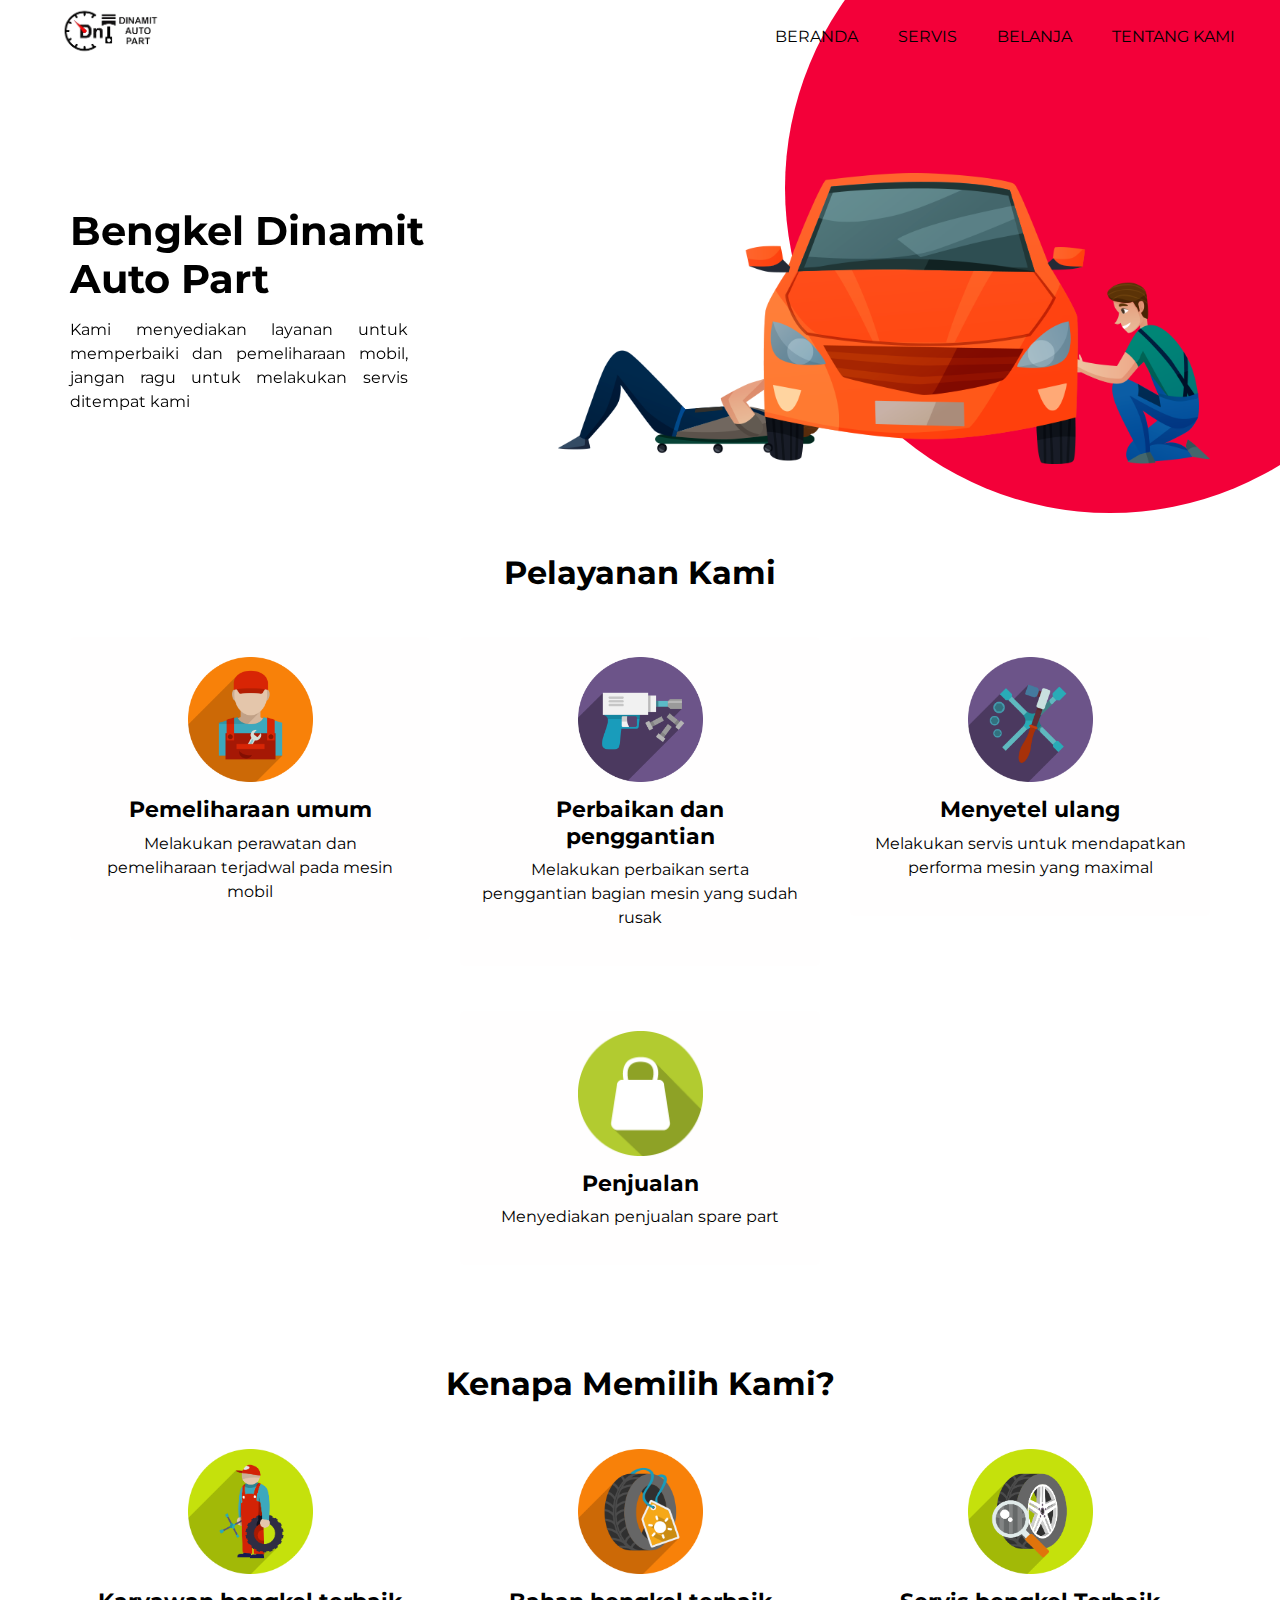
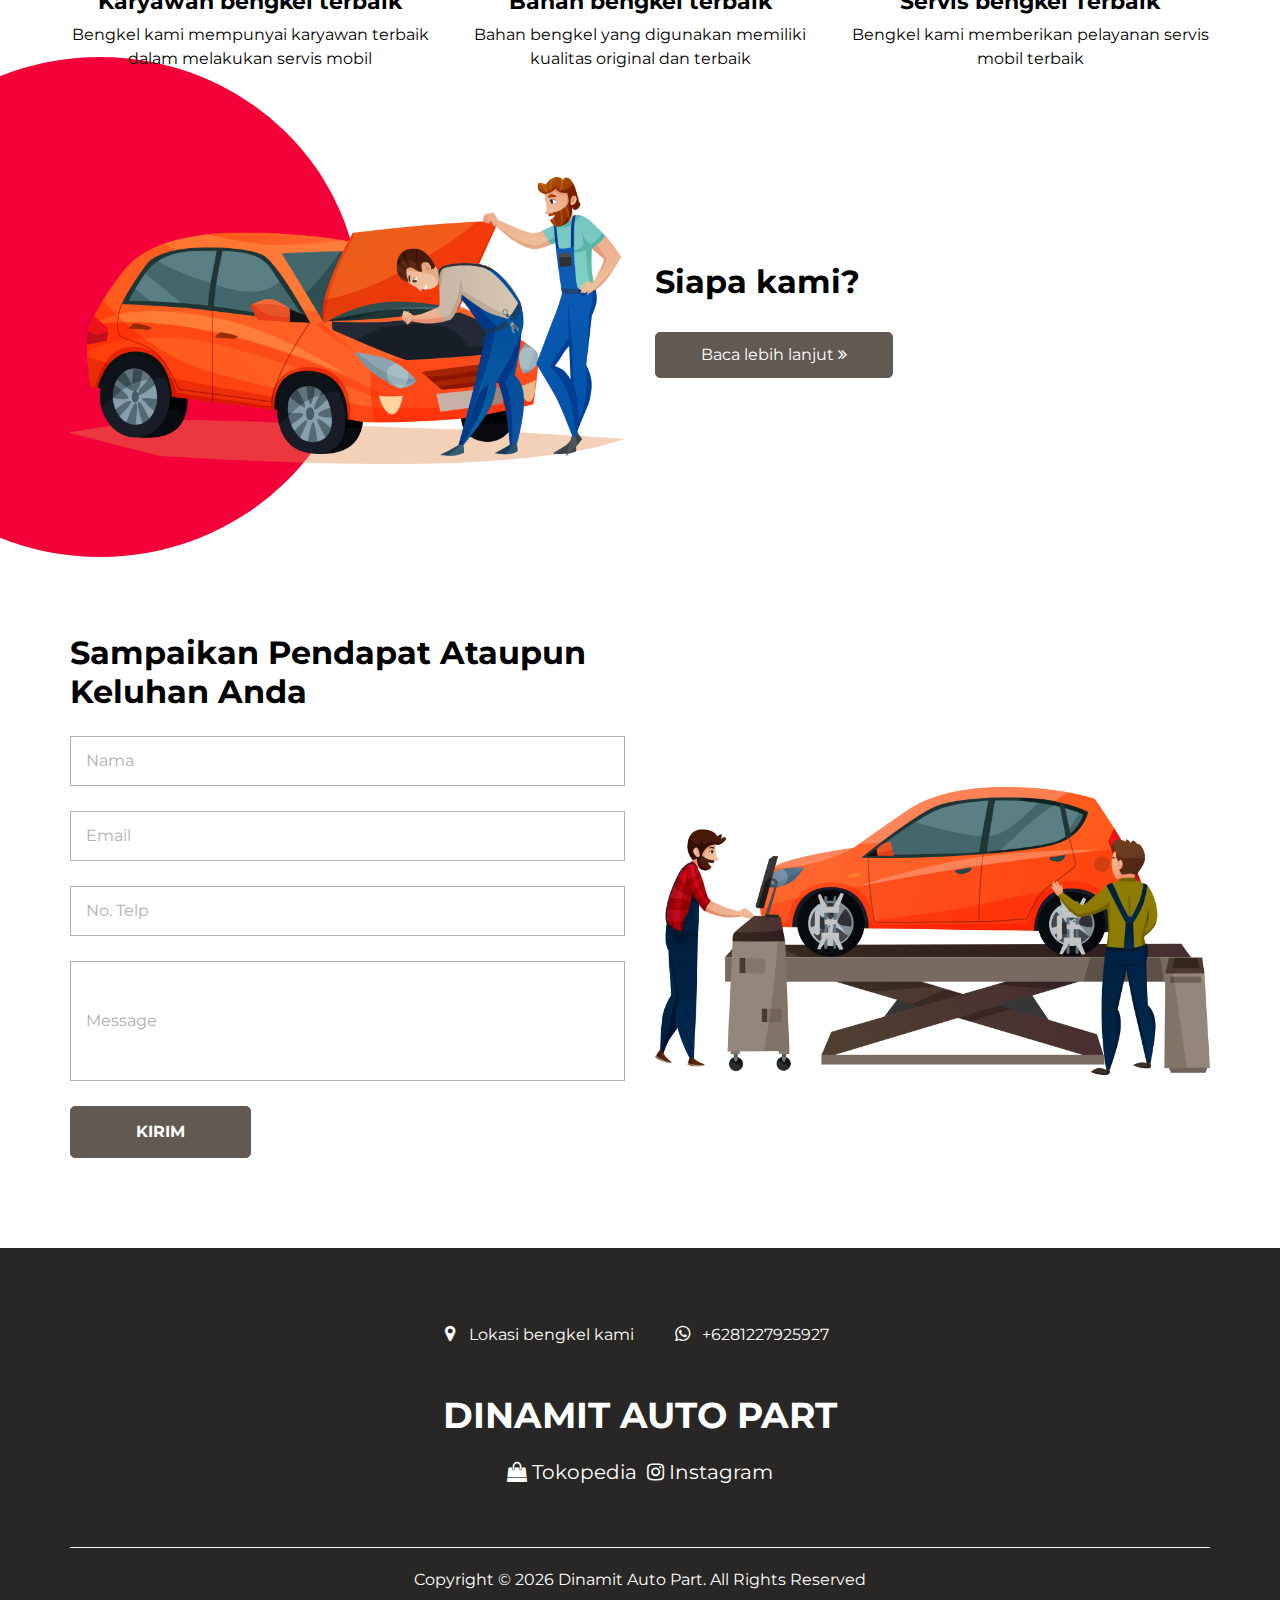
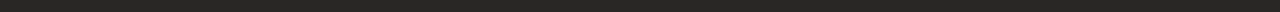
<file: index.html>
<!DOCTYPE html>
<html>

<head>
  <!-- Basic -->
  <meta charset="utf-8" />
  <meta http-equiv="X-UA-Compatible" content="IE=edge" />
  <!-- Mobile Metas -->
  <meta name="viewport" content="width=device-width, initial-scale=1, shrink-to-fit=no" />
  <!-- Site Metas -->
  <link rel="icon" href="images/Logo Bengkel.jpg" type="image/gif" />
  <meta name="keywords" content="" />
  <meta name="description" content="" />
  <meta name="author" content="" />

  <title>Dinamit Auto Part</title>


  <!-- bootstrap core css -->
  <link rel="stylesheet" type="text/css" href="css/bootstrap.css" />

  <!-- fonts style -->
  <link href="https://fonts.googleapis.com/css2?family=Roboto:wght@400;500;700;900&display=swap" rel="stylesheet">

  <!-- font awesome style -->
  <link href="css/font-awesome.min.css" rel="stylesheet" />

  <!-- Custom styles for this template -->
  <link href="css/style.css" rel="stylesheet" />
  <!-- responsive style -->
  <link href="css/responsive.css" rel="stylesheet" />

</head>

<body>
  

  <!-- header section strats -->
  <header class="header_section">
    <div class="container-fluid">
      <nav class="navbar navbar-expand-lg custom_nav-container ">
        <button class="navbar-toggler" type="button" data-toggle="collapse" data-target="#navbarSupportedContent" aria-controls="navbarSupportedContent" aria-expanded="false" aria-label="Toggle navigation">
          <span class=""> </span>
        </button>
        <div class="collapse navbar-collapse" id="navbarSupportedContent">
          <ul class="navbar-nav  ml-auto">
            <li class="nav-item active">
              <a class="nav-link" href="index.html">Beranda<span class="sr-only">(current)</span></a>
            </li>
            <li class="nav-item">
              <a class="nav-link" href="about.html">Servis</a>
            </li>
            <li class="nav-item">
              <a class="nav-link" href="Shop.html">Belanja</a>
            </li>
            <li class="nav-item">
              <a class="nav-link" href="about.html">Tentang Kami</a>
            </li>
          </ul>
        </div>
      </nav>
    </div>
    <a href="index.html">
      <img src="images/Logo Bengkel (tanpa background).png">
    </a>
  </header>
  <!-- end header section -->
  <!-- slider section -->
  <section class="title_section ">
    <div id="customCarousel">
      <div class="carousel-inner">
        <div class="carousel-item active">
          <div class="container ">
            <div class="row">
              <div class="col-md-6 col-lg-5">
                <div class="detail-box">
                  <h1>
                    Bengkel Dinamit <br>
                    Auto Part
                  </h1>
                  <p >
                    Kami menyediakan layanan untuk memperbaiki dan pemeliharaan mobil, jangan ragu 
                    untuk melakukan servis ditempat kami
                  </p>
                  </div>
              </div>
              <div class="col-md-6 col-lg-7">
                <div class="img-box">
                  <img src="images/slider-img.png" alt="">
                </div>
              </div>
            </div>
          </div>
        </div>
  </section>
  <!-- end slider section -->

  <!-- service section -->

  <section class="service_section ">
    <div class="container">
      <div class="heading_container heading_center">
        <h2>
          Pelayanan Kami
        </h2>
      </div>
    </div>
    <div class="container ">
      <div class="row">
        <div class="col-md-6 col-lg-4">
          <div class="box ">
            <div class="img-box">
              <img src="images/s1.png" alt="">
            </div>
            <div class="detail-box">
              <h4>
                Pemeliharaan umum
              </h4>
              <p>
                Melakukan perawatan dan pemeliharaan terjadwal pada mesin mobil 
              </p>              
            </div>
          </div>
        </div>
        <div class="col-md-6 col-lg-4">
          <div class="box ">
            <div class="img-box">
              <img src="images/s2.png" alt="">
            </div>
            <div class="detail-box">
              <h4>
                Perbaikan dan penggantian
              </h4>
              <p>
                Melakukan perbaikan serta penggantian bagian mesin yang sudah rusak
              </p>              
            </div>
          </div>
        </div>
        <div class="col-md-6 col-lg-4">
          <div class="box ">
            <div class="img-box">
              <img src="images/s6.png" alt="">
            </div>
            <div class="detail-box">
              <h4>
                Menyetel ulang
              </h4>
              <p>
                Melakukan servis untuk mendapatkan performa mesin yang maximal
              </p>             
            </div>
          </div>
        </div>

        <div class="col-md-6 col-lg-4">
        </div>

        <div class="col-md-6 col-lg-4">
          <div class="box ">
            <div class="img-box">
              <img src="images/shopping-icon.png" alt="">
            </div>
            <div class="detail-box">
              <h4>
                Penjualan 
              </h4>
              <p>
                Menyediakan penjualan spare part 
              </p>             
            </div>
          </div>
        </div>
      </div>
    </div>
  </section>

  <!-- end service section -->

  <!-- why section -->

  <section class="why_section ">
    <div class="container">
      <div class="heading_container heading_center">
        <h2>
          Kenapa Memilih Kami?
        </h2>
      </div>
    </div>
    <div class="container ">
      <div class="row">
        <div class="col-md-6 col-lg-4 mx-auto">
          <div class="box ">
            <div class="img-box">
              <img src="images/w1.png" alt="">
            </div>
            <div class="detail-box">
              <h4>
                Karyawan bengkel terbaik
              </h4>
              <p>
                Bengkel kami mempunyai karyawan terbaik dalam 
                melakukan servis mobil 
              </p>              
            </div>
          </div>
        </div>
        <div class="col-md-6 col-lg-4 mx-auto ">
          <div class="box ">
            <div class="img-box">
              <img src="images/w2.png" alt="">
            </div>
            <div class="detail-box">
              <h4>
                Bahan bengkel terbaik
              </h4>
              <p>
                Bahan bengkel yang digunakan memiliki 
                kualitas original dan terbaik 
              </p>              
            </div>
          </div>
        </div>
        <div class="col-md-6 col-lg-4 mx-auto">
          <div class="box ">
            <div class="img-box">
              <img src="images/w3.png" alt="">
            </div>
            <div class="detail-box">
              <h4>
                Servis bengkel Terbaik
              </h4>
              <p>
                Bengkel kami memberikan pelayanan servis mobil terbaik
              </p>              
            </div>
          </div>
        </div>
      </div>
    </div>
  </section>

  <!-- end why section -->

  <!-- about section -->

  <section class="about_section layout_padding">
    <div class="container  ">
      <div class="row">
        <div class="col-md-6 ">
          <div class="img-box">
            <img src="images/about-img.png" alt="">
          </div>
        </div>
        <div class="col-md-6">
          <div class="detail-box">
            <div class="heading_container">
              <h2>
                Siapa kami?
              </h2>
            </div>
            <p>
              
            </p>
              <a href="about.html">
              Baca lebih lanjut
              <i class="fa fa-angle-double-right" aria-hidden="true"></i>
            </a>
          </div>
        </div>
      </div>
    </div>
  </section>

  <!-- end about section -->


  <!-- contact section -->
  <section class="contact_section layout_padding-bottom">
    <div class="container">
      <div class="row">
        <div class="col-md-6">
          <div class="form_container">
            <div class="heading_container ">
              <h2>
                Sampaikan Pendapat Ataupun Keluhan Anda
              </h2>
            </div>
            <form action="#">
              <div>
                <input type="text" placeholder="Nama" />
              </div>
              <div>
                <input type="email" placeholder="Email" />
              </div>
              <div>
                <input type="text" placeholder="No. Telp" />
              </div>
              <div>
                <input type="text" class="message-box" placeholder="Message" />
              </div>
              <div class="btn_box ">
                <button>  
                  KIRIM
                </button>
              </div>
            </form>
          </div>
        </div>
        <div class="col-md-6">
          <div class="img-box">
            <img src="images/contact-img.png" alt="">
          </div>
        </div>
      </div>
    </div>
  </section>
  <!-- end contact section -->

  <!-- info section -->

  <section class="info_section ">
    <div class="info_container ">
      <div class="container">
        <div class="row">
          <div class="col-lg-9">
            <div class="info_contact ">
              <div class="row">
                <div class="link-box">
                  <a href="https://www.google.com/maps/place/Dinamit+Parts+%26+Service/@-7.8147603,110.3247832,15.26z/data=!4m5!3m4!1s0x2e7a57ba1cc8a977:0x88b1235c9a39a1e2!8m2!3d-7.8255072!4d110.3396599?hl=en" target="_blank">
                    <i class="fa fa-map-marker" aria-hidden="true"></i>
                    <span>
                      Lokasi bengkel kami
                    </span>
                  </a>
                  <a href="https://api.whatsapp.com/send/?phone=%2B6281227925927&text&type=phone_number&app_absent=0" target="_blank">
                    <i class="fa fa-whatsapp" aria-hidden="true"></i>
                    <span> +6281227925927</span>
                  </a>
                </div>
              </div>
            </div>
          </div>
        </div>
        <div class="info_logo">
          <a class="navbar-brand" href="index.html">
            <span>
              Dinamit Auto Part
            </span>
          </a>
        </div>
        <div class="social-box">
          <a href="">
            <i class="fa fa-shopping-bag" aria-hidden="true"></i>
            <caption>Tokopedia</caption>
          </a>
          <a href="">
            <i class="fa fa-instagram" aria-hidden="true"></i>
            <caption>Instagram</caption>
          </a>
        </div>
      </div>
    </div>
  </section>

  <!-- end info section -->

  <!-- footer section -->
  <footer class="footer_section">
    <div class="container">
      <p>
        Copyright &copy; <span id="displayYear"></span> Dinamit Auto Part. All Rights Reserved
      </p>
    </div>
  </footer>
  <!-- footer section -->

  <!-- jQery -->
  <script src="js/jquery-3.4.1.min.js"></script>
  <!-- bootstrap js -->
  <script src="js/bootstrap.js"></script>
  <!-- custom js -->
  <script src="js/custom.js"></script>


</body>

</html>
</file>
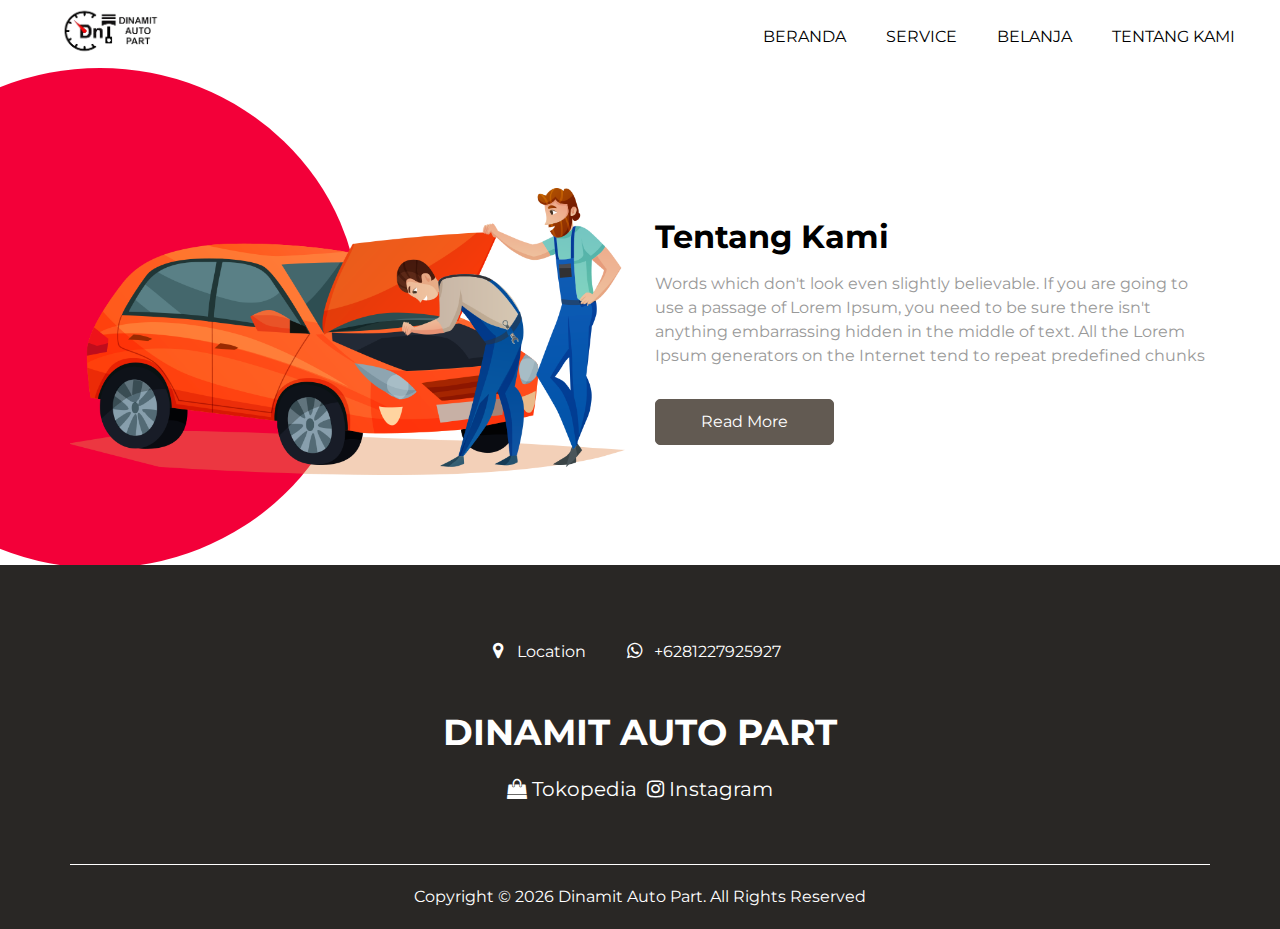
<file: about.html>
<!DOCTYPE html>
<html>

<head>
  <!-- Basic -->
  <meta charset="utf-8" />
  <meta http-equiv="X-UA-Compatible" content="IE=edge" />
  <!-- Mobile Metas -->
  <meta name="viewport" content="width=device-width, initial-scale=1, shrink-to-fit=no" />
  <!-- Site Metas -->
  <link rel="icon" href="images/Logo Bengkel.jpg" type="image/gif" />
  <meta name="keywords" content="" />
  <meta name="description" content="" />
  <meta name="author" content="" />

  <title>Dinamit Auto Part</title>


  <!-- bootstrap core css -->
  <link rel="stylesheet" type="text/css" href="css/bootstrap.css" />

  <!-- fonts style -->
  <link href="https://fonts.googleapis.com/css2?family=Roboto:wght@400;500;700;900&display=swap" rel="stylesheet">

  <!-- font awesome style -->
  <link href="css/font-awesome.min.css" rel="stylesheet" />

  <!-- Custom styles for this template -->
  <link href="css/style.css" rel="stylesheet" />
  <!-- responsive style -->
  <link href="css/responsive.css" rel="stylesheet" />

</head>

<body>

  <!-- header section strats -->
  <header class="header_section">
    <div class="container-fluid">
      <nav class="navbar navbar-expand-lg custom_nav-container ">
        <button class="navbar-toggler" type="button" data-toggle="collapse" data-target="#navbarSupportedContent" aria-controls="navbarSupportedContent" aria-expanded="false" aria-label="Toggle navigation">
          <span class=""></span>
        </button>

        <div class="collapse navbar-collapse" id="navbarSupportedContent">
          <ul class="navbar-nav  ml-auto">
            <li class="nav-item ">
              <a class="nav-link" href="index.html">Beranda</a>
            </li>
            <li class="nav-item active">
              <a class="nav-link" href="about.html">Service</a>
            </li>
            <li class="nav-item">
              <a class="nav-link" href="shop.html">Belanja</a>
            </li>
            <li class="nav-item">
              <a class="nav-link" href="about.html">Tentang Kami<span class="sr-only">(current)</span></a>
            </li>
          </ul>
          <div class="quote_btn-container">
            <form class="form-inline">
            </form>
          </div>
        </div>
      </nav>
    </div>
    <a href="index.html">
      <img src="images/Logo Bengkel (tanpa background).png">
    </a>
  </header>
  <!-- end header section -->

  <!-- about section -->

  <section class="about_section layout_padding">
    <div class="container  ">
      <div class="row">
        <div class="col-md-6 ">
          <div class="img-box">
            <img src="images/about-img.png" alt="">
          </div>
        </div>
        <div class="col-md-6">
          <div class="detail-box">
            <div class="heading_container">
              <h2>
                Tentang Kami
              </h2>
            </div>
            <p>
              Words which don't look even slightly believable. If you are going to use a passage of Lorem Ipsum, you need to be sure there isn't anything embarrassing hidden in the middle of text. All the Lorem Ipsum generators on the Internet tend to repeat predefined chunks </p>
            <a href="">
              Read More
            </a>
          </div>
        </div>
      </div>
    </div>
  </section>

  <!-- end about section -->

  <!-- info section -->

  <section class="info_section ">
    <div class="info_container ">
      <div class="container">
        <div class="row">
          <div class="col-lg-9">
            <div class="info_contact ">
              <div class="row">
                <div class="link-box">
                  <a href="https://www.google.com/maps/place/Dinamit+Parts+%26+Service/@-7.8147603,110.3247832,15.26z/data=!4m5!3m4!1s0x2e7a57ba1cc8a977:0x88b1235c9a39a1e2!8m2!3d-7.8255072!4d110.3396599?hl=en" target="_blank">
                    <i class="fa fa-map-marker" aria-hidden="true"></i>
                    <span>
                      Location
                    </span>
                  </a>
                  <a href="https://api.whatsapp.com/send/?phone=%2B6281227925927&text&type=phone_number&app_absent=0" target="_blank">
                    <i class="fa fa-whatsapp" aria-hidden="true"></i>
                    <span> +6281227925927</span>
                  </a>
                </div>
              </div>
            </div>
          </div>
        </div>
        <div class="info_logo">
          <a class="navbar-brand" href="index.html">
            <span>
              Dinamit Auto Part
            </span>
          </a>
        </div>
        <div class="social-box">
          <a href="">
            <i class="fa fa-shopping-bag" aria-hidden="true"></i>
            <caption>Tokopedia</caption>
          </a>
          <a href="">
            <i class="fa fa-instagram" aria-hidden="true"></i>
            <caption>Instagram</caption>
          </a>
        </div>
      </div>
    </div>
  </section>

  <!-- end info section -->

  <!-- footer section -->
  <footer class="footer_section">
    <div class="container">
      <p>
        Copyright &copy; <span id="displayYear"></span> Dinamit Auto Part. All Rights Reserved
      </p>
    </div>
  </footer>
  <!-- footer section -->

  <!-- jQery -->
  <script src="js/jquery-3.4.1.min.js"></script>
  <!-- bootstrap js -->
  <script src="js/bootstrap.js"></script>
  <!-- custom js -->
  <script src="js/custom.js"></script>


</body>

</html>
</file>
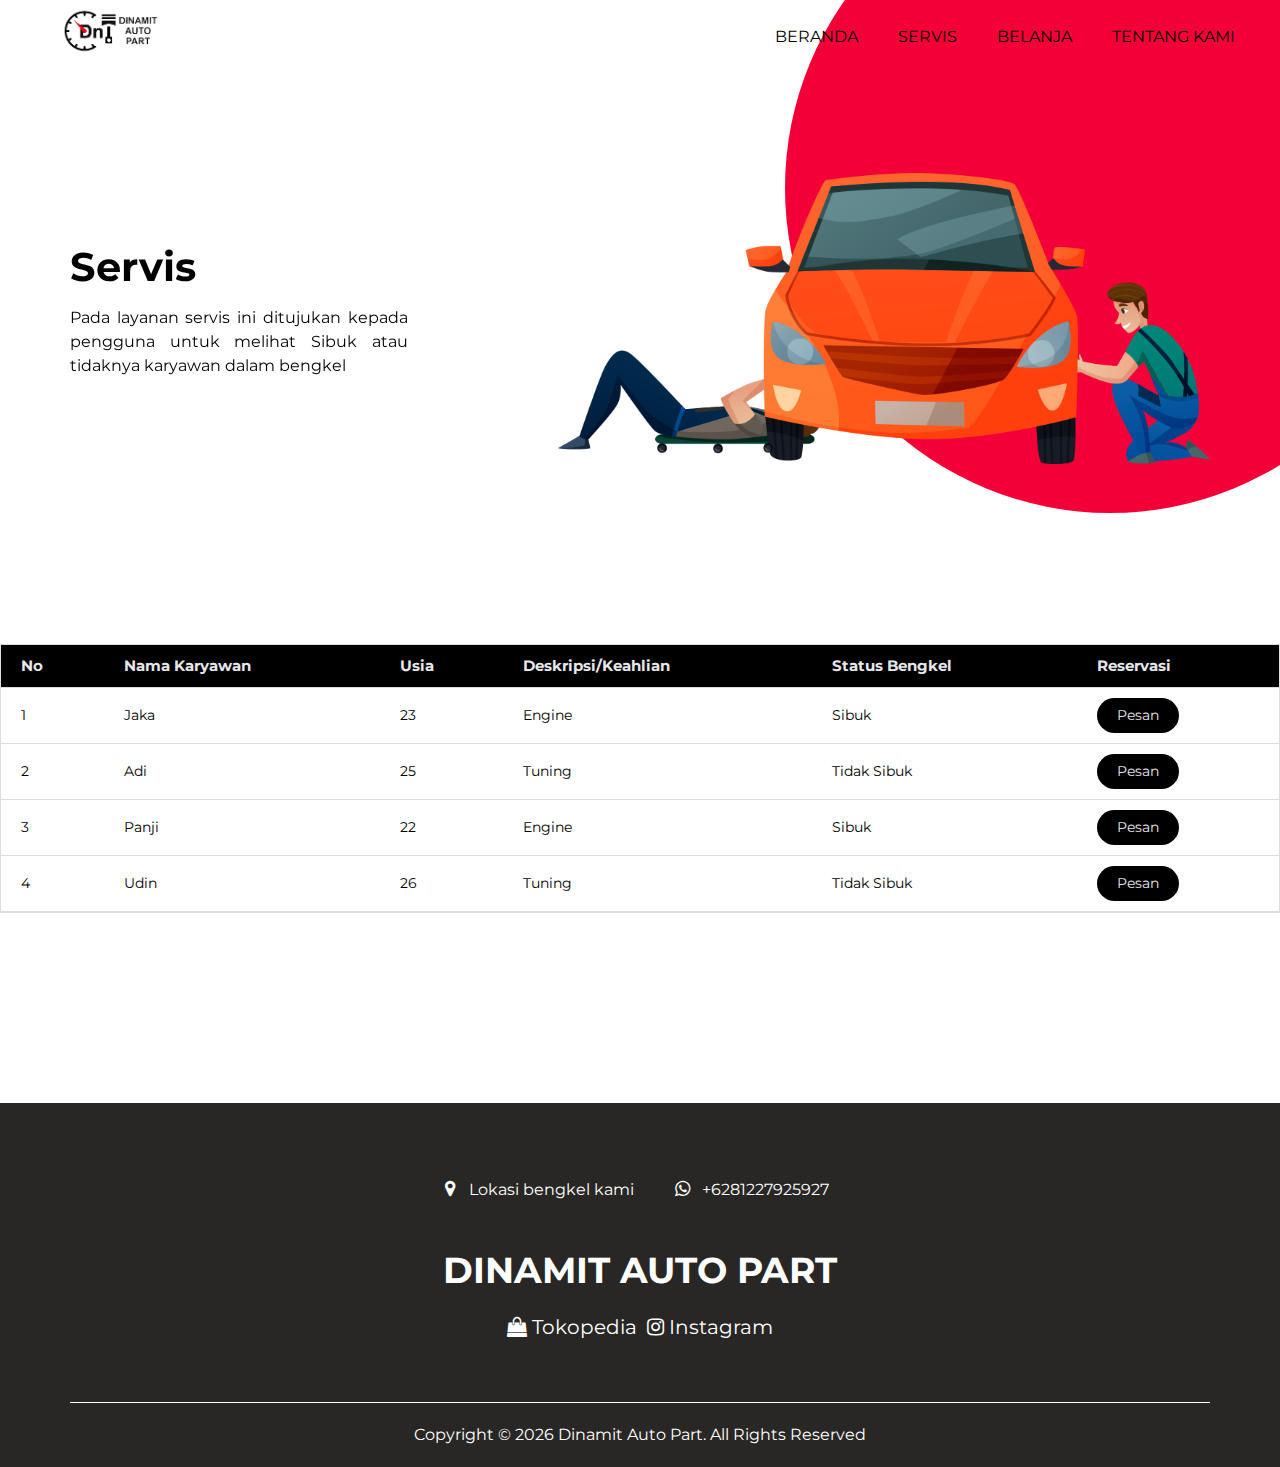
<file: service.html>
<!DOCTYPE html>
<html>

<head>
  <!-- Basic -->
  <meta charset="utf-8" />
  <meta http-equiv="X-UA-Compatible" content="IE=edge" />
  <!-- Mobile Metas -->
  <meta name="viewport" content="width=device-width, initial-scale=1, shrink-to-fit=no" />
  <!-- Site Metas -->
  <link rel="icon" href="images/Logo Bengkel.jpg" type="image/gif" />
  <meta name="keywords" content="" />
  <meta name="description" content="" />
  <meta name="author" content="" />

  <title>Dinamit Auto Part</title>


  <!-- bootstrap core css -->
  <link rel="stylesheet" type="text/css" href="css/bootstrap.css" />

  <!-- fonts style -->
  <link href="https://fonts.googleapis.com/css2?family=Roboto:wght@400;500;700;900&display=swap" rel="stylesheet">

  <!-- font awesome style -->
  <link href="css/font-awesome.min.css" rel="stylesheet" />

  <!-- Custom styles for this template -->
  <link href="css/style.css" rel="stylesheet" />
  <!-- responsive style -->
  <link href="css/responsive.css" rel="stylesheet" />

</head>

<body>

  <!-- header section strats -->
  <header class="header_section">
    <div class="container-fluid">
      <nav class="navbar navbar-expand-lg custom_nav-container ">
        <button class="navbar-toggler" type="button" data-toggle="collapse" data-target="#navbarSupportedContent" aria-controls="navbarSupportedContent" aria-expanded="false" aria-label="Toggle navigation">
          <span class=""> </span>
        </button>
        <div class="collapse navbar-collapse" id="navbarSupportedContent">
          <ul class="navbar-nav  ml-auto">
            <li class="nav-item active">
              <a class="nav-link" href="index.html">Beranda<span class="sr-only">(current)</span></a>
            </li>
            <li class="nav-item">
              <a class="nav-link" href="service.html">Servis</a>
            </li>
            <li class="nav-item">
              <a class="nav-link" href="Shop.html">Belanja</a>
            </li>
            <li class="nav-item">
              <a class="nav-link" href="about.html">Tentang Kami</a>
            </li>
          </ul>
        </div>
      </nav>
    </div>
    <a href="index.html">
      <img src="images/Logo Bengkel (tanpa background).png">
    </a>
  </header>
  <!-- end header section -->

<!-- slider section -->
<section class="title_section ">
  <div id="customCarousel">
    <div class="carousel-inner">
      <div class="carousel-item active">
        <div class="container ">
          <div class="row">
            <div class="col-md-6 col-lg-5">
              <div class="detail-box">
                <h1>
                  Servis<br>
                </h1>
                <p >
                  Pada layanan servis ini ditujukan kepada pengguna untuk melihat Sibuk atau tidaknya karyawan 
                  dalam bengkel
                </p>
                </div>
            </div>
            <div class="col-md-6 col-lg-7">
              <div class="img-box">
                <img src="images/slider-img.png" alt="">
              </div>
            </div>
          </div>
        </div>
      </div>
</section>
<!-- end slider section -->

  <!-- service section -->

  <section class="service_section layout_padding">
    <div class="header_fixed">
      <table>
          <thead>
              <tr>
                  <th>No</th>
                  <th>Nama Karyawan</th>
                  <th>Usia</th>
                  <th>Deskripsi/Keahlian</th>
                  <th>Status Bengkel</th>
                  <th>Reservasi</th>
              </tr>
          </thead>
          <tbody>
              <tr>
                  <td>1</td>
                  <td>Jaka</td>
                  <td>23</td>
                  <td>Engine</td>
                  <td>Sibuk</td>
                  <td><button>Pesan</button></td>
              </tr>
              <tr>
                  <td>2</td>
                  <td>Adi</td>
                  <td>25</td>
                  <td>Tuning</td>
                  <td>Tidak Sibuk</td>
                  <td><button>Pesan</button></td>
              </tr>
              <tr>
                  <td>3</td>
                  <td>Panji</td>
                  <td>22</td>
                  <td>Engine</td>
                  <td>Sibuk</td>
                  <td><button>Pesan</button></td>
              </tr>
              <tr>
                  <td>4</td>
                  <td>Udin</td>
                  <td>26</td>
                  <td>Tuning</td>
                  <td>Tidak Sibuk</td>
                  <td><button>Pesan</button></td>
              </tr>
          </tbody>
      </table>
  </div>
  </section>

  <!-- end service section -->

  <!-- info section -->

  <section class="info_section ">
    <div class="info_container ">
      <div class="container">
        <div class="row">
          <div class="col-lg-9">
            <div class="info_contact ">
              <div class="row">
                <div class="link-box">
                  <a href="https://www.google.com/maps/place/Dinamit+Parts+%26+Service/@-7.8147603,110.3247832,15.26z/data=!4m5!3m4!1s0x2e7a57ba1cc8a977:0x88b1235c9a39a1e2!8m2!3d-7.8255072!4d110.3396599?hl=en" target="_blank">
                    <i class="fa fa-map-marker" aria-hidden="true"></i>
                    <span>
                      Lokasi bengkel kami
                    </span>
                  </a>
                  <a href="https://api.whatsapp.com/send/?phone=%2B6281227925927&text&type=phone_number&app_absent=0" target="_blank">
                    <i class="fa fa-whatsapp" aria-hidden="true"></i>
                    <span> +6281227925927</span>
                  </a>
                </div>
              </div>
            </div>
          </div>
        </div>
        <div class="info_logo">
          <a class="navbar-brand" href="index.html">
            <span>
              Dinamit Auto Part
            </span>
          </a>
        </div>
        <div class="social-box">
          <a href="">
            <i class="fa fa-shopping-bag" aria-hidden="true"></i>
            <caption>Tokopedia</caption>
          </a>
          <a href="">
            <i class="fa fa-instagram" aria-hidden="true"></i>
            <caption>Instagram</caption>
          </a>
        </div>
      </div>
    </div>
  </section>

  <!-- end info section -->

  <!-- footer section -->
  <footer class="footer_section">
    <div class="container">
      <p>
        Copyright &copy; <span id="displayYear"></span> Dinamit Auto Part. All Rights Reserved
      </p>
    </div>
  </footer>
  <!-- footer section -->

  <!-- jQery -->
  <script src="js/jquery-3.4.1.min.js"></script>
  <!-- bootstrap js -->
  <script src="js/bootstrap.js"></script>
  <!-- custom js -->
  <script src="js/custom.js"></script>


</body>

</html>
</file>
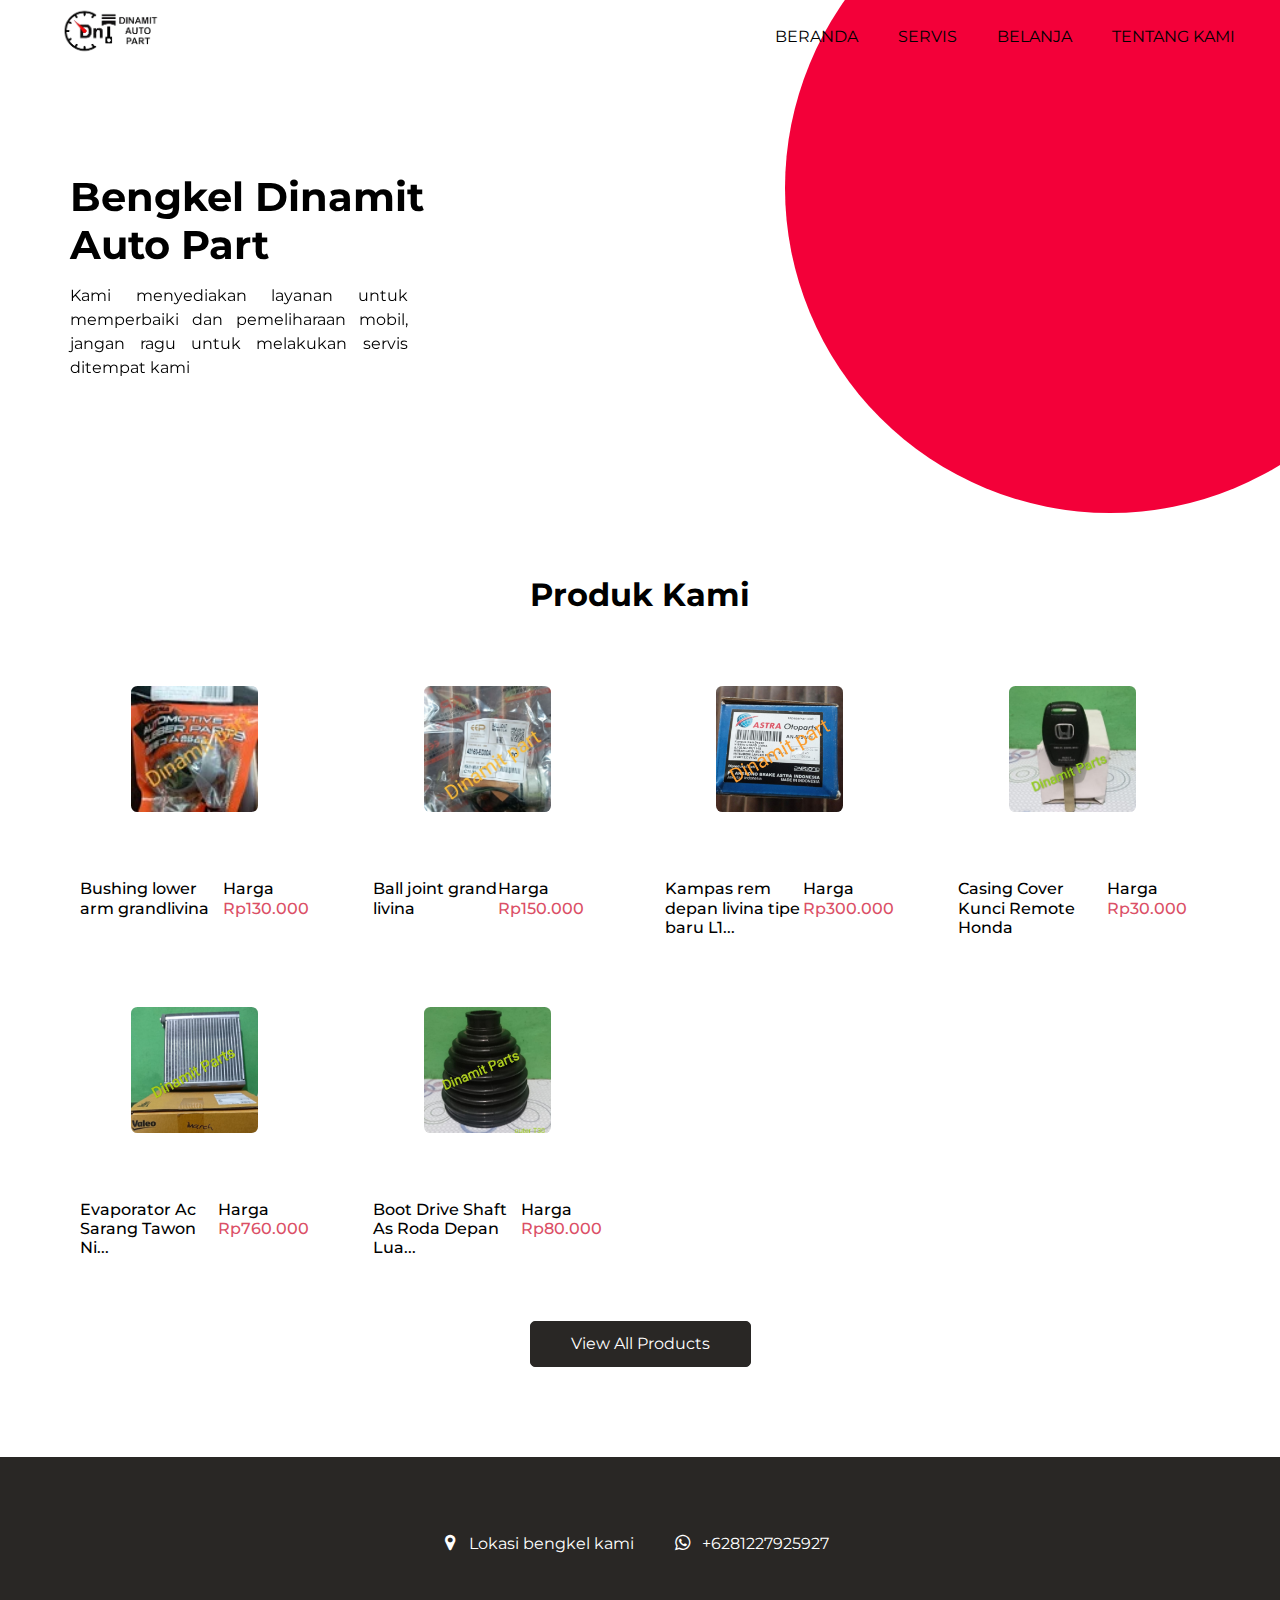
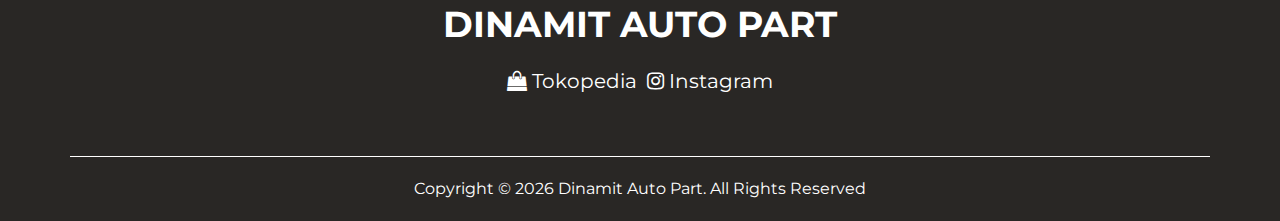
<file: Shop.html>
<!DOCTYPE html>
<html>

<head>
  <!-- Basic -->
  <meta charset="utf-8" />
  <meta http-equiv="X-UA-Compatible" content="IE=edge" />
  <!-- Mobile Metas -->
  <meta name="viewport" content="width=device-width, initial-scale=1, shrink-to-fit=no" />
  <!-- Site Metas -->
  <link rel="icon" href="images/Logo Bengkel.jpg" type="image/gif" />
  <meta name="keywords" content="" />
  <meta name="description" content="" />
  <meta name="author" content="" />

  <title>Belanja | Dinamit Auto Part</title>


  <!-- bootstrap core css -->
  <link rel="stylesheet" type="text/css" href="css/bootstrap.css" />

  <!-- fonts style -->
  <link href="https://fonts.googleapis.com/css2?family=Roboto:wght@400;500;700;900&display=swap" rel="stylesheet">

  <!-- font awesome style -->
  <link href="css/font-awesome.min.css" rel="stylesheet" />

  <!-- Custom styles for this template -->
  <link href="css/style.css" rel="stylesheet" />
  <!-- responsive style -->
  <link href="css/responsive.css" rel="stylesheet" />

</head>

<body>
  

  <!-- header section strats -->
  <header class="header_section">
    <div class="container-fluid">
      <nav class="navbar navbar-expand-lg custom_nav-container ">
        <button class="navbar-toggler" type="button" data-toggle="collapse" data-target="#navbarSupportedContent" aria-controls="navbarSupportedContent" aria-expanded="false" aria-label="Toggle navigation">
          <span class=""> </span>
        </button>
        <div class="collapse navbar-collapse" id="navbarSupportedContent">
          <ul class="navbar-nav  ml-auto">
            <li class="nav-item active">
              <a class="nav-link" href="index.html">Beranda</span></a>
            </li>
            <li class="nav-item">
              <a class="nav-link" href="about.html">Servis</a>
            </li>
            <li class="nav-item">
              <a class="nav-link" href="Shop.html">Belanja<span class="sr-only">(current)</a>
            </li>
            <li class="nav-item">
              <a class="nav-link" href="about.html">Tentang Kami</a>
            </li>
          </ul>
        </div>
      </nav>
    </div>
    <a href="index.html">
      <img src="images/Logo Bengkel (tanpa background).png">
    </a>
  </header>
  <!-- end header section -->
  <!-- slider section -->
  <section class="title_section ">
    <div id="customCarousel">
      <div class="carousel-inner">
        <div class="carousel-item active">
          <div class="container ">
            <div class="row">
              <div class="col-md-6 col-lg-5">
                <div class="detail-box">
                  <h1>
                    Bengkel Dinamit <br>
                    Auto Part
                  </h1>
                  <p >
                    Kami menyediakan layanan untuk memperbaiki dan pemeliharaan mobil, jangan ragu 
                    untuk melakukan servis ditempat kami
                  </p>
                  </div>
              </div>
              <div class="col-md-6 col-lg-7">
                <!-- <div class="img-box">
                  <img src="images/sale.png" alt="">
                </div> -->
              </div>
            </div>
          </div>
        </div>
  </section>
  <!-- end slider section -->

  <!-- shop section -->

  <section class="shop_section layout_padding">
    <div class="container">
      <div class="container">
        <div class="heading_container heading_center">
          <h2>
            Produk Kami
          </h2>
        </div>
      </div>
      <div class="row">
        <div class="col-sm-6 col-md-4 col-lg-3">
          <div class="box">
            <a href="">
              <div class="img-box">
                <img src="images/Bushing.jpg" alt="">
              </div>
              <div class="detail-box">
                <h6>
                  Bushing lower arm grandlivina
                </h6>
                <h6>
                  Harga           
                  <span>
                    Rp130.000
                  </span>
                </h6>
              </div>
            </a>
          </div>
        </div>
        <div class="col-sm-6 col-md-4 col-lg-3">
          <div class="box">
            <a href="">
              <div class="img-box">
                <img src="images/balljoint.jpg" alt="">
              </div>
              <div class="detail-box">
                <h6>
                  Ball joint grand livina
                </h6>
                <h6>
                  Harga           
                  <span>
                    Rp150.000
                  </span>
                </h6>
              </div>
            </a>
          </div>
        </div>
        <div class="col-sm-6 col-md-4 col-lg-3">
          <div class="box">
            <a href="">
              <div class="img-box">
                <img src="images/Kampasrem.jpg" alt="">
              </div>
              <div class="detail-box">
                <h6>
                  Kampas rem depan livina tipe baru L1...
                </h6>
                <h6>
                  Harga           
                  <span>
                    Rp300.000
                  </span>
                </h6>
              </div>
            </a>
          </div>
        </div>
        <div class="col-sm-6 col-md-4 col-lg-3">
          <div class="box">
            <a href="">
              <div class="img-box">
                <img src="images/casing.jpg" alt="">
              </div>
              <div class="detail-box">
                <h6>
                  Casing Cover Kunci Remote Honda
                </h6>
                <h6>
                  Harga           
                  <span>
                    Rp30.000
                  </span>
                </h6>
              </div>
            </a>
          </div>
        </div>
        <div class="col-sm-6 col-md-4 col-lg-3">
          <div class="box">
            <a href="">
              <div class="img-box">
                <img src="images/Evaporator.jpg" alt="">
              </div>
              <div class="detail-box">
                <h6>
                  Evaporator Ac Sarang Tawon Ni...
                </h6>
                <h6>
                  Harga           
                  <span>
                    Rp760.000
                  </span>
                </h6>
              </div>
            </a>
          </div>
        </div>
        <div class="col-sm-6 col-md-4 col-lg-3">
          <div class="box">
            <a href="">
              <div class="img-box">
                <img src="images/Boot.jpg" alt="">
              </div>
              <div class="detail-box">
                <h6>
                  Boot Drive Shaft As Roda Depan Lua...
                </h6>
                <h6>
                  Harga           
                  <span>
                    Rp80.000
                  </span>
                </h6>
              </div>
            </a>
          </div>
        </div>
      </div>
      <div class="btn-box">
        <a href="">
          View All Products
        </a>
      </div>
    </div>
  </section>

  <!-- end shop section -->

  <!-- info section -->

  <section class="info_section ">
    <div class="info_container ">
      <div class="container">
        <div class="row">
          <div class="col-lg-9">
            <div class="info_contact ">
              <div class="row">
                <div class="link-box">
                  <a href="https://www.google.com/maps/place/Dinamit+Parts+%26+Service/@-7.8147603,110.3247832,15.26z/data=!4m5!3m4!1s0x2e7a57ba1cc8a977:0x88b1235c9a39a1e2!8m2!3d-7.8255072!4d110.3396599?hl=en" target="_blank">
                    <i class="fa fa-map-marker" aria-hidden="true"></i>
                    <span>
                      Lokasi bengkel kami
                    </span>
                  </a>
                  <a href="https://api.whatsapp.com/send/?phone=%2B6281227925927&text&type=phone_number&app_absent=0" target="_blank">
                    <i class="fa fa-whatsapp" aria-hidden="true"></i>
                    <span> +6281227925927</span>
                  </a>
                </div>
              </div>
            </div>
          </div>
        </div>
        <div class="info_logo">
          <a class="navbar-brand" href="index.html">
            <span>
              Dinamit Auto Part
            </span>
          </a>
        </div>
        <div class="social-box">
          <a href="">
            <i class="fa fa-shopping-bag" aria-hidden="true"></i>
            <caption>Tokopedia</caption>
          </a>
          <a href="">
            <i class="fa fa-instagram" aria-hidden="true"></i>
            <caption>Instagram</caption>
          </a>
        </div>
      </div>
    </div>
  </section>

  <!-- end info section -->

  <!-- footer section -->
  <footer class="footer_section">
    <div class="container">
      <p>
        Copyright &copy; <span id="displayYear"></span> Dinamit Auto Part. All Rights Reserved
      </p>
    </div>
  </footer>
  <!-- footer section -->

  <!-- jQery -->
  <script src="js/jquery-3.4.1.min.js"></script>
  <!-- bootstrap js -->
  <script src="js/bootstrap.js"></script>
  <!-- custom js -->
  <script src="js/custom.js"></script>


</body>

</html>
</file>
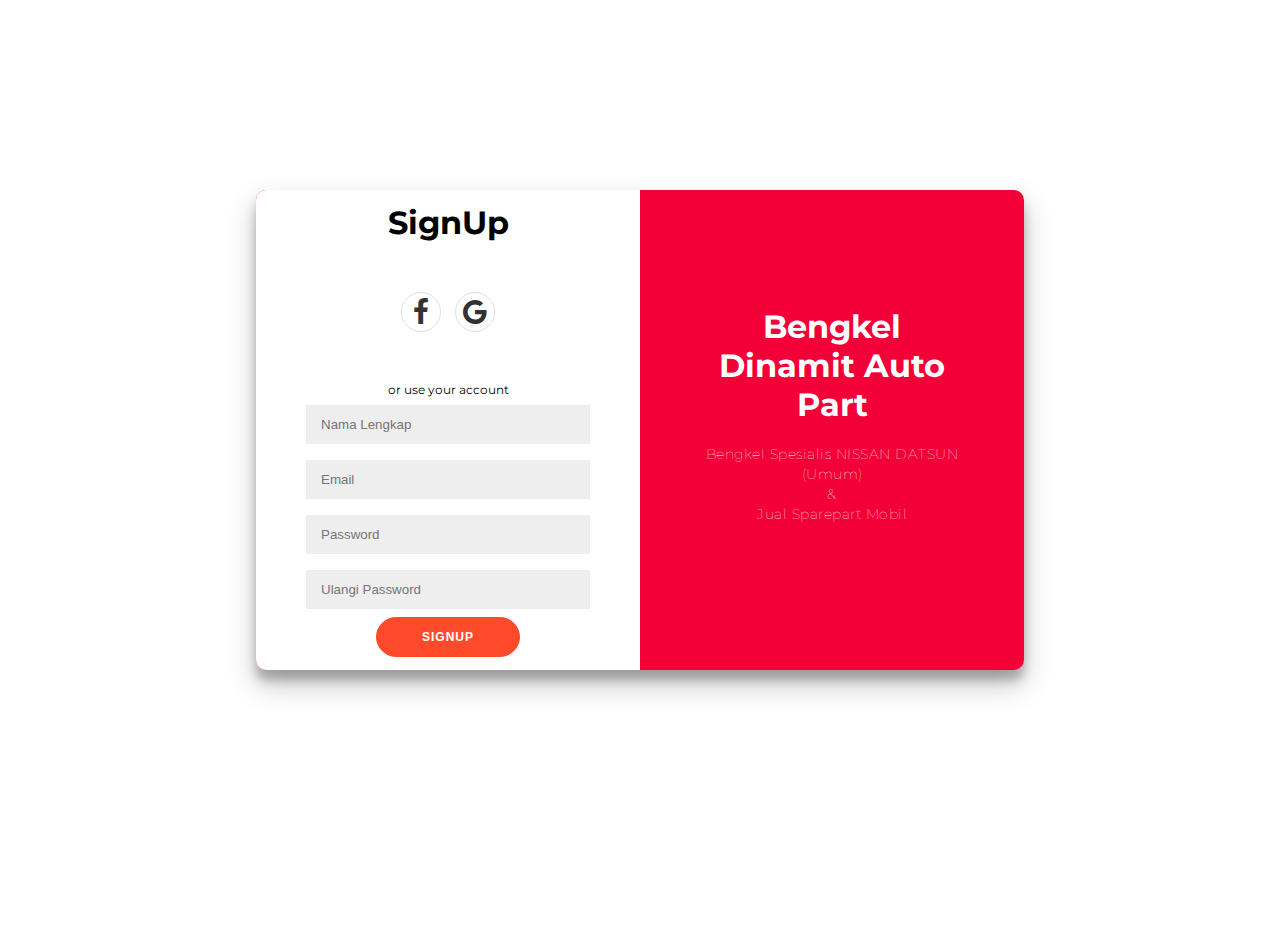
<file: SignUp.html>
<!DOCTYPE html>
<html>
<head>
	<link rel="stylesheet" href="css/style2.css".css">
	<link rel="stylesheet" href="https://cdnjs.cloudflare.com/ajax/libs/font-awesome/4.7.0/css/font-awesome.min.css">
	<title>Login Form Using HTML And CSS Only</title>
</head>
<body>
	<div class="container" id="container">
		<div class="form-container log-in-container">
			<form action="#">
				<h1>SignUp</h1>
				<div class="social-container">
					<a href="#" class="social"><i class="fa fa-facebook fa-2x"></i></a>
					<a href="#" class="social"><i class="fab fa fa-google fa-2x"></i></a>
				</div>
				<span>or use your account</span>
                <input type ="text" placeholder = "Nama Lengkap">
				<input type ="email" placeholder ="Email" />
				<input type ="password" placeholder ="Password" />
                <input type ="password" placeholder="Ulangi Password">
				<button formaction="Login.html">SignUp</button>
			</form>
		</div>
		<div class="overlay-container">
			<div class="overlay">
				<div class="overlay-panel overlay-right">
					<h1>Bengkel <br> Dinamit Auto Part</h1>
					<p>Bengkel Spesialis NISSAN DATSUN (Umum) <br> & <br> Jual Sparepart Mobil</p>
				</div>
			</div>
		</div>
	</div>
</body>
</html>
</file>
<file: css/style.css>
@import url('https://fonts.googleapis.com/css?family=Montserrat:400,800');

html {
  overflow-x: hidden;
}

body {
  font-family: "Montserrat", sans-serif;
  color: #000000;
  background-color: #ffffff;
  overflow-x: hidden;

}

section {
  max-width: 1400px;
  margin: auto;
}

.layout_padding {
  padding: 90px 0;
}

.layout_padding2 {
  padding: 75px 0;
}

.layout_padding2-top {
  padding-top: 75px;
}

.layout_padding2-bottom {
  padding-bottom: 75px;
}

.layout_padding-top {
  padding-top: 90px;
}

.layout_padding-bottom {
  padding-bottom: 90px;
}

.heading_container {
  display: -webkit-box;
  display: -ms-flexbox;
  display: flex;
  -webkit-box-orient: vertical;
  -webkit-box-direction: normal;
      -ms-flex-direction: column;
          flex-direction: column;
  -webkit-box-align: start;
      -ms-flex-align: start;
          align-items: flex-start;
}

.heading_container h2 {
  position: relative;
  font-weight: bold;
  margin: 0;
}

.heading_container.heading_center {
  -webkit-box-align: center;
      -ms-flex-align: center;
          align-items: center;
  text-align: center;
}

.heading_container p {
  margin-top: 10px;
  margin-bottom: 0;
}

.container_border_style {
  position: relative;
  padding: 20px;
}

.container_border_style::before, .container_border_style::after {
  content: "";
  position: absolute;
  top: 50%;
  width: 3px;
  height: 90px;
  background-color: #ff6f3d;
  -webkit-transform: translateY(-50%);
          transform: translateY(-50%);
}

.container_border_style::before {
  left: 0;
}

.container_border_style::after {
  right: 0;
}

a,
a:hover,
a:focus {
  text-decoration: none;
}

a:hover,
a:focus {
  color: initial;
}

.btn,
.btn:focus {
  outline: none !important;
  -webkit-box-shadow: none;
          box-shadow: none;
}

.header_section .container-fluid {
  padding-right: 25px;
  padding-left: 25px;
}

.navbar-brand span {
  font-weight: bold;
  color: #000000;
  font-size: 24px;
  text-transform: uppercase;
}

.custom_nav-container {
  padding: 10px 0;
}

.custom_nav-container .navbar-nav .nav-item .nav-link {
  padding: 15px 20px;
  color: #000000;
  text-align: center;
  text-transform: uppercase;
}

.custom_nav-container .navbar-nav .nav-item .nav-link:hover {
  -webkit-transition: all .3s;
  transition: all .3s;
  background-color: #ffffff;
  color: #FF4B2B;
  border-radius: 4px;
}

.custom_nav-container .nav_search-btn {
  width: 35px;
  height: 35px;
  padding: 0;
  border: none;
  color: #000000;
  margin: 0 20px;
}

.custom_nav-container .navbar-toggler {
  outline: none;
}

.custom_nav-container .navbar-toggler {
  padding: 0;
  width: 37px;
  height: 42px;
  -webkit-transition: all 0.3s;
  transition: all 0.3s;
}

.custom_nav-container .navbar-toggler span {
  display: block;
  width: 35px;
  height: 4px;
  background-color: #000000;
  margin: 7px 0;
  -webkit-transition: all 0.3s;
  transition: all 0.3s;
  position: relative;
  border-radius: 5px;
  transition: all 0.3s;
}

.custom_nav-container .navbar-toggler span::before, .custom_nav-container .navbar-toggler span::after {
  content: "";
  position: absolute;
  left: 0;
  height: 100%;
  width: 100%;
  background-color: #000000;
  top: -10px;
  border-radius: 5px;
  -webkit-transition: all 0.3s;
  transition: all 0.3s;
}

.custom_nav-container .navbar-toggler span::after {
  top: 10px;
}

.custom_nav-container .navbar-toggler[aria-expanded="true"] {
  -webkit-transform: rotate(360deg);
          transform: rotate(360deg);
}

.custom_nav-container .navbar-toggler[aria-expanded="true"] span {
  -webkit-transform: rotate(45deg);
          transform: rotate(45deg);
}

.custom_nav-container .navbar-toggler[aria-expanded="true"] span::before, .custom_nav-container .navbar-toggler[aria-expanded="true"] span::after {
  -webkit-transform: rotate(90deg);
          transform: rotate(90deg);
  top: 0;
}

.custom_nav-container .navbar-toggler[aria-expanded="true"] .s-1 {
  -webkit-transform: rotate(45deg);
          transform: rotate(45deg);
  margin: 0;
  margin-bottom: -4px;
}

.custom_nav-container .navbar-toggler[aria-expanded="true"] .s-2 {
  display: none;
}

.custom_nav-container .navbar-toggler[aria-expanded="true"] .s-3 {
  -webkit-transform: rotate(-45deg);
          transform: rotate(-45deg);
  margin: 0;
  margin-top: -4px;
}

.custom_nav-container .navbar-toggler[aria-expanded="false"] .s-1,
.custom_nav-container .navbar-toggler[aria-expanded="false"] .s-2,
.custom_nav-container .navbar-toggler[aria-expanded="false"] .s-3 {
  -webkit-transform: none;
          transform: none;
}

.quote_btn-container {
  display: -webkit-box;
  display: -ms-flexbox;
  display: flex;
  -webkit-box-align: center;
      -ms-flex-align: center;
          align-items: center;
}

.quote_btn-container a {
  color: #000000;
  text-transform: uppercase;
}

.quote_btn-container a span {
  margin-left: 5px;
}



.title_section {
  display: -webkit-box;
  display: -ms-flexbox;
  display: flex;
  -webkit-box-align: center;
      -ms-flex-align: center;
          align-items: center;
  padding-top: 75px;
  padding-bottom: 90px;
  position: relative;
}

.title_section::before {
  content: "";
  position: absolute;
  top: 350px;
  right: 170px;
  width: 650px;
  height: 650px;
  -webkit-transform: translate(50%, -90%);
          transform: translate(50%, -90%);
  background-color: #f30039;
  border-radius: 100%;
  z-index: -1;
}

.title_section .row {
  -webkit-box-align: center;
      -ms-flex-align: center;
          align-items: center;
}

.title_section #customCarousel {
  width: 100%;
}

.title_section .detail-box h1 {
  font-weight: bold;
  margin-bottom: 15px;
}

.title_section .detail-box p {
  text-align: justify;
  margin-right: 120px;
}

.title_section .detail-box .btn-box {
  display: -webkit-box;
  display: -ms-flexbox;
  display: flex;
  -ms-flex-wrap: wrap;
      flex-wrap: wrap;
  margin: 0 -5px;
}

.title_section .detail-box a {
  margin: 5px;
  width: 175px;
  text-align: center;
}

.title_section .detail-box .btn-1 {
  display: inline-block;
  padding: 10px 15px;
  background-color: #ff6f3d;
  color: #ffffff;
  border-radius: 5px;
  border: 1px solid #ff6f3d;
  -webkit-transition: all .3s;
  transition: all .3s;
}

.title_section .detail-box .btn-1:hover {
  background-color: transparent;
  color: #ff6f3d;
}

.title_section .detail-box .btn-2 {
  display: inline-block;
  padding: 10px 15px;
  background-color: #625a52;
  color: #ffffff;
  border-radius: 5px;
  border: 1px solid #625a52;
  -webkit-transition: all .3s;
  transition: all .3s;
}

.title_section .detail-box .btn-2:hover {
  background-color: transparent;
  color: #625a52;
}

a img {
  width: 100px;
  height: 100px;
  position: relative;
  margin-top: -110px;
  margin-left: 60px;
  border-radius: 10px;
}

.box_logo .img-box img {
  width: 50px;
}

.title_section .img-box img {
  height: 100%;
  width: 100%;
}

.title_section .carousel-indicators {
  position: unset;
  margin-top: 60px;
}

.title_section .carousel-indicators li {
  opacity: 1;
  background-color: #625a52;
  border: none;
  width: 12px;
  height: 12px;
  border-radius: 15px;
}

.title_section .carousel-indicators li.active {
  width: 25px;
  background-color: #ff6f3d;
}




.shop_section .heading_container {
  margin-bottom: 20px;
}

.shop_section .box {
  background-color: #ffffff;
  position: relative;
  padding: 10px;
  margin-top: 25px;
  border-radius: 3%;
  width: 95%;
}

.shop_section .box:hover{
  background: #f5f5f5;
  transition: all .2s;
}

.shop_section .box a {
  color: #000000;
  
}

.shop_section .box .img-box {
  display: -webkit-box;
  display: -ms-flexbox;
  display: flex;
  -webkit-box-pack: center;
      -ms-flex-pack: center;
          justify-content: center;
  -webkit-box-align: center;
      -ms-flex-align: center;
          align-items: center;
  padding: 15px 30px;
  height: 210px;
}

.shop_section .box .img-box img {
  height: 70%;
  width: 75%;
  margin: 0;
  margin-top: -50px;
  border-radius: 5%;
}

.shop_section .box .detail-box {
  display: -webkit-box;
  display: -ms-flexbox;
  display: flex;
  -webkit-box-pack: justify;
      -ms-flex-pack: justify;
          justify-content: space-between;
}

.shop_section .box .detail-box h6 span {
  color: #db4f66;
}

.shop_section .btn-box {
  display: -webkit-box;
  display: -ms-flexbox;
  display: flex;
  -webkit-box-pack: center;
      -ms-flex-pack: center;
          justify-content: center;
  margin-top: 45px;
}

.shop_section .btn-box a {
  display: inline-block;
  padding: 10px 40px;
  background-color: #292725;
  color: #ffffff;
  border: 1px solid #292725;
  border-radius: 5px;
  -webkit-transition: all .3s;
  transition: all .3s;
}

.shop_section .btn-box a:hover {
  background-color: transparent;
  color: #000000;
}




.service_section {
  position: relative;
  margin-bottom: 100px;
}

.service_section .box {
  margin-top: 45px;
  display: -webkit-box;
  display: -ms-flexbox;
  display: flex;
  -webkit-box-orient: vertical;
  -webkit-box-direction: normal;
      -ms-flex-direction: column;
          flex-direction: column;
  -webkit-box-align: center;
      -ms-flex-align: center;
          align-items: center;
  text-align: center;
  padding: 20px ;
  background-color: #fffefe;
  border-radius: 5px;
}

.service_section .box .img-box {
  width: 125px;
  height: 125px;
}

.service_section .box .img-box img {
  width: 100%;
}

.service_section .box .detail-box {
  margin-top: 15px;
}

.service_section .box .detail-box h4 {
  font-weight: bold;
  font-size: 22px;
}

.service_section .box .detail-box a {
  color: #ff6f3d;
}

.service_section .box .detail-box a:hover {
  color: #625a52;
}

.about_section {
  position: relative;
}

.about_section::before {
  content: "";
  position: absolute;
  top: 220px;
  left: 100px;
  width: 520px;
  height: 500px;
  -webkit-transform: translate(-50%, -50%);
          transform: translate(-50%, -50%);
  background-color: #f30039;
  border-radius: 100%;
  z-index: -1;
}

.about_section .row {
  -webkit-box-align: center;
      -ms-flex-align: center;
          align-items: center;
}

.about_section .img-box img {
  max-width: 100%;
}

.about_section .detail-box p {
  color: #999;
  margin-top: 15px;
}

.about_section .detail-box a {
  display: inline-block;
  padding: 10px 45px;
  background-color: #625a52;
  color: #ffffff;
  border-radius: 5px;
  border: 1px solid #625a52;
  -webkit-transition: all .3s;
  transition: all .3s;
  margin-top: 15px;
}

.about_section .detail-box a:hover {
  background-color: transparent;
  color: #625a52;
}

.why_section {
  margin-top: 80px;
  position: relative;
}

.why_section .box {
  margin-top: 45px;
  display: -webkit-box;
  display: -ms-flexbox;
  display: flex;
  -webkit-box-orient: vertical;
  -webkit-box-direction: normal;
      -ms-flex-direction: column;
          flex-direction: column;
  -webkit-box-align: center;
      -ms-flex-align: center;
          align-items: center;
  text-align: center;
  border-radius: 5px;
}

.why_section .box .img-box {
  width: 125px;
  height: 125px;
}

.why_section .box .img-box img {
  width: 100%;
}

.why_section .box .detail-box {
  margin-top: 15px;
}

.why_section .box .detail-box h4 {
  font-weight: bold;
  font-size: 22px;
}

.why_section .box .detail-box a {
  color: #ff6f3d;
}

.why_section .box .detail-box a:hover {
  color: #625a52;
}

.client_section {
  padding-bottom: 45px;
}

.client_section .heading_container {
  margin-bottom: 35px;
}

.client_section .box {
  display: -webkit-box;
  display: -ms-flexbox;
  display: flex;
  -webkit-box-align: center;
      -ms-flex-align: center;
          align-items: center;
  margin: 45px 0;
  padding: 45px;
  background: linear-gradient(to right, #ff6f3d 115px, #ffffff 115px);
  -webkit-box-shadow: 0 0 5px 0 rgba(0, 0, 0, 0.2);
          box-shadow: 0 0 5px 0 rgba(0, 0, 0, 0.2);
}

.client_section .box .img-box {
  width: 125px;
  height: 125px;
  min-width: 125px;
  position: relative;
  margin-right: 25px;
}

.client_section .box .img-box img {
  width: 100%;
  border-radius: 100%;
  border: 5px solid #ffffff;
}

.client_section .box .client_info {
  display: -webkit-box;
  display: -ms-flexbox;
  display: flex;
  -webkit-box-pack: justify;
      -ms-flex-pack: justify;
          justify-content: space-between;
}

.client_section .box .client_info .client_name h5 {
  font-weight: bold;
  color: #ff6f3d;
  margin-bottom: 0;
  text-transform: uppercase;
}

.client_section .box .client_info .client_name h6 {
  margin-bottom: 0;
  color: #625a52;
  font-weight: normal;
  font-size: 14px;
  text-transform: uppercase;
}

.client_section .box .client_info i {
  font-size: 24px;
  color: #ff6f3d;
}

.client_section .box p {
  margin-top: 25px;
}

.client_section .carousel-control-prev,
.client_section .carousel-control-next {
  width: 50px;
  height: 50px;
  background-color: #ff6f3d;
  opacity: 1;
  font-size: 28px;
  font-weight: bold;
  top: 50%;
  -webkit-transform: translateY(-50%);
          transform: translateY(-50%);
}

.client_section .carousel-control-prev {
  left: 0;
}

.client_section .carousel-control-next {
  right: 0;
}

.contact_section {
  position: relative;
}

.contact_section .row {
  -webkit-box-align: center;
      -ms-flex-align: center;
          align-items: center;
}

.contact_section .heading_container {
  margin-top: 80px;
  margin-bottom: 25px;
}

.contact_section .form_container input {
  width: 100%;
  border: 1px solid #b0b0b0;
  height: 50px;
  margin-bottom: 25px;
  padding-left: 15px;
  background-color: transparent;
  outline: none;
  color: #101010;
}

.contact_section .form_container input::-webkit-input-placeholder {
  color: #b0b0b0;
}

.contact_section .form_container input:-ms-input-placeholder {
  color: #b0b0b0;
}

.contact_section .form_container input::-ms-input-placeholder {
  color: #b0b0b0;
}

.contact_section .form_container input::placeholder {
  color: #b0b0b0;
}

.contact_section .form_container input.message-box {
  height: 120px;
}

.contact_section .form_container .btn_box {
  display: -webkit-box;
  display: -ms-flexbox;
  display: flex;
}

.contact_section .form_container button {
  border: none;
  text-transform: uppercase;
  display: inline-block;
  padding: 13px 65px;
  background-color: #625a52;
  color: #ffffff;
  border-radius: 5px;
  border: 1px solid #625a52;
  -webkit-transition: all .3s;
  transition: all .3s;
  font-weight: bold;
}

.contact_section .form_container button:hover {
  background-color: transparent;
  color: #625a52;
}

.contact_section .img-box img {
  margin-top: 150px;
  width: 100%;
}

.info_section {
  background-color: #292725;
  color: #ffffff;
  padding: 75px 0 60px 0;
  
}

.info_section .row {
  -webkit-box-align: center;
      -ms-flex-align: center;
          align-items: center;
}

.info_section .info_logo {
  display: -webkit-box;
  display: -ms-flexbox;
  display: flex;
  -webkit-box-pack: center;
      -ms-flex-pack: center;
          justify-content: center;
  margin-bottom: 15px;
}

.info_section .info_logo .navbar-brand {
  margin: 0;
  padding: 0;
}

.info_section .info_logo .navbar-brand span {
  color: #ffffff;
  font-size: 36px;
}

.info_section .info_contact {
  display: -webkit-box;
  display: -ms-flexbox;
  display: flex;
  -webkit-box-pack: center;
      -ms-flex-pack: center;
          justify-content: center;
  margin-left: 29%;
}

.info_section .info_contact a {
  color: #ffffff;
}

.info_section .info_contact a i {
  width: 30px;
  text-align: center;
  border-radius: 5px;
  font-size: 18px;
  margin-bottom: 45px;
  margin-left: 30px;
}

.info_section .info_contact a:hover i{
  color: #ff6f3d;
}

.info_section .info_contact a:hover span{
  color: #ff6f3d;
}

.info_section .social-box {
  display: -webkit-box;
  display: -ms-flexbox;
  display: flex;
  -webkit-box-pack: center;
      -ms-flex-pack: center;
          justify-content: center;
}

.info_section .social-box a {
  margin: 0 5px;
  color: #ffffff;
  font-size: 20px;
}

.info_section .social-box a:hover {
  color: #ff6f3d;
}




.footer_section {
  position: relative;
  background-color: #292725;
  text-align: center;
}

.footer_section p {
  color: #ffffff;
  padding: 20px 0;
  margin: 0;
  border-top: 1px solid #ffffff;
}

.footer_section p a {
  color: inherit;
}



table {
  width: 100%;
  border-collapse: collapse;
}

.header_fixed {
  max-height: 100vh;
  width: 100%;
  overflow: auto;
  border: 1px solid #dddddd;
}

.header_fixed thead th {
  position: sticky;
  top: 0;
  background-color: black;
  color: #e6e7e8;
  font-size: 15px;
}

th,
td {
  border-bottom: 1px solid #dddddd;
  padding: 10px 20px;
  font-size: 14px;
}

td img {
  height: 60px;
  width: 60px;
  border-radius: 100%;
  border: 5px solid #e6e7e8;
}
/* 
tr:nth-child(even) {
  background-color: #dddddd;
} */

/* tr:nth-child(odd) {
  background-color: #edeef1;
} */

tr:hover td {
  color: #000000;
  cursor: default;
  background-color: #FF4B2B;
}

td button {
  border: none;
  padding: 7px 20px;
  border-radius: 20px;
  background-color: black;
  color: #e6e7e8;
}

td button:hover{
  background-color: #f8f8f8;
  color: #FF4B2B;
  transition: all .4s;
}

::-webkit-scrollbar {
  width: 6px;
}

::-webkit-scrollbar-track {
  -webkit-box-shadow: inset 0 0 6px rgba(0, 0, 0, 0.3);
}

::-webkit-scrollbar-thumb {
  -webkit-box-shadow: inset 0 0 6px rgba(0, 0, 0, 0.3);
}



.btn_send {
  border-radius: 10px;
}
</file>
<file: css/responsive.css>
@media (max-width: 1300px) {}

@media (max-width: 1120px) {}

@media (max-width: 991px) {

  #navbarSupportedContent {
    padding: 15px 0 25px 0;
  }

  .custom_nav-container .navbar-nav .nav-item .nav-link {
    padding: 10px 20px;
  }

  .quote_btn-container {
    flex-direction: column-reverse;
    align-items: center;
  }

  .quote_btn-container a {
    margin: 10px 0;
  }

  .slider_section {
    padding: 45px 0 90px 0;
  }

  .slider_section::before,
  .about_section::before,
  .contact_section::before {
    width: 545px;
    height: 545px;
  }

  .client_section .carousel_btn-box {
    display: flex;
    justify-content: center;
    margin-top: 45px;
  }

  .client_section .carousel-control-prev,
  .client_section .carousel-control-next {
    position: unset;
    margin: 0 2.5px;
    width: 45px;
    height: 45px;
  }

}

@media (max-width: 767px) {
  .slider_section .detail-box {
    text-align: center;
    margin-bottom: 45px;
  }

  .slider_section .detail-box .btn-box {
    justify-content: center;
  }

  .slider_section::before,
  .about_section::before,
  .contact_section::before {
    width: 475px;
    height: 475px;
  }

  .slider_section::before {
    top: initial;
    bottom: 45px;
    transform: translate(50%, 0);
  }

  .contact_section::before {
    top: initial;
    bottom: -45px;
    transform: translate(50%, 0);
  }

  .about_section .img-box {
    margin-bottom: 45px;
  }

  .client_section .box {
    flex-direction: column;
    align-items: center;
    background: linear-gradient(to bottom, #ff6f3d 115px, #ffffff 115px);
    padding: 45px 25px;
  }

  .client_section .box .img-box {
    margin-right: 0;
    margin-bottom: 15px;
  }

  .contact_section .form_container {
    margin-right: 0;
    margin-bottom: 45px;
  }

  .info_section .row>div {
    display: flex;
    flex-direction: column;
    align-items: center;
    text-align: center;
  }

  .info_section .info_links {
    align-items: center;
  }
}

@media (max-width: 576px) {


  .contact_section::before {
    right: 45px;
  }
}

@media (max-width: 480px) {}

@media (max-width: 420px) {}

@media (max-width: 396px) {

  .slider_section::before {
    right: 65px;
  }

  .about_section::before {
    left: 45px;
  }
}

@media (min-width: 1200px) {
  .container {
    max-width: 1170px;
  }
}
</file>
<file: css/style2.css>
@import url('https://fonts.googleapis.com/css?family=Montserrat:400,800');

* {
	box-sizing: border-box;
}

body {
	background: #ffffff;
	display: flex;
	justify-content: center;
	align-items: center;
	flex-direction: column;
	font-family: 'Montserrat', sans-serif;
	height: 100vh;
	margin: -20px 0 50px;
}

h1 {
	font-weight: bold;
	margin: 0;
}

p {
	font-size: 14px;
	font-weight: 100;
	line-height: 20px;
	letter-spacing: 0.5px;
	margin: 20px 0 30px;
}

span {
	font-size: 12px;
}

a {
	color: #333;
	font-size: 14px;
	text-decoration: none;
	margin: 15px 0;
}

button {
	border-radius: 20px;
	border: 1px solid #FF4B2B;
	background-color: #FF4B2B;
	color: #FFFFFF;
	font-size: 12px;
	font-weight: bold;
	padding: 12px 45px;
	letter-spacing: 1px;
	text-transform: uppercase;
	transition: all .2s ease-in;  
}

button:hover {
  background-color: #ffffff;
  color: black;
  border-color: #FF4B2B;
}

form {
	background-color: #FFFFFF;
	display: flex;
	align-items: center;
	justify-content: center;
	flex-direction: column;
	padding: 0 50px;
	height: 100%;
	text-align: center;
}

input {
	background-color: #eee;
	border: none;
	padding: 12px 15px;
	margin: 8px 0;
	width: 100%;
}

.container {
	background-color: #fff;
	border-radius: 10px;
  	box-shadow: 0 14px 28px rgba(0,0,0,0.25), 0 10px 10px rgba(0,0,0,0.22);
	position: relative;
	overflow: hidden;
	width: 768px;
	max-width: 100%;
	min-height: 480px;
}

.form-container {
	position: absolute;
	top: 0;
	height: 100%;
}

.log-in-container {
	left: 0;
	width: 50%;
	z-index: 2;
}


.overlay-container {
	position: absolute;
	top: 0;
	left: 50%;
	width: 50%;
	height: 100%;
}


.overlay {
	background: #f30039;
	color: #FFFFFF;
	position: relative;
	left: -100%;
	height: 100%;
	width: 200%;
}

.overlay-panel {
	position: absolute;
	display: flex;
	align-items: center;
	justify-content: center;
	flex-direction: column;
	padding: 0 40px;
	text-align: center;
	top: 0;
	height: 100%;
	width: 50%;
}


.overlay-right {
	right: 0;
}


.social-container {
	margin: 50px 0;
}

.social-container a {
	border: 1px solid #DDDDDD;
	border-radius: 50%;
	display: inline-flex;
	justify-content: center;
	align-items: center;
	margin: 0 5px;
	height: 40px;
	width: 40px;
}
</file>
